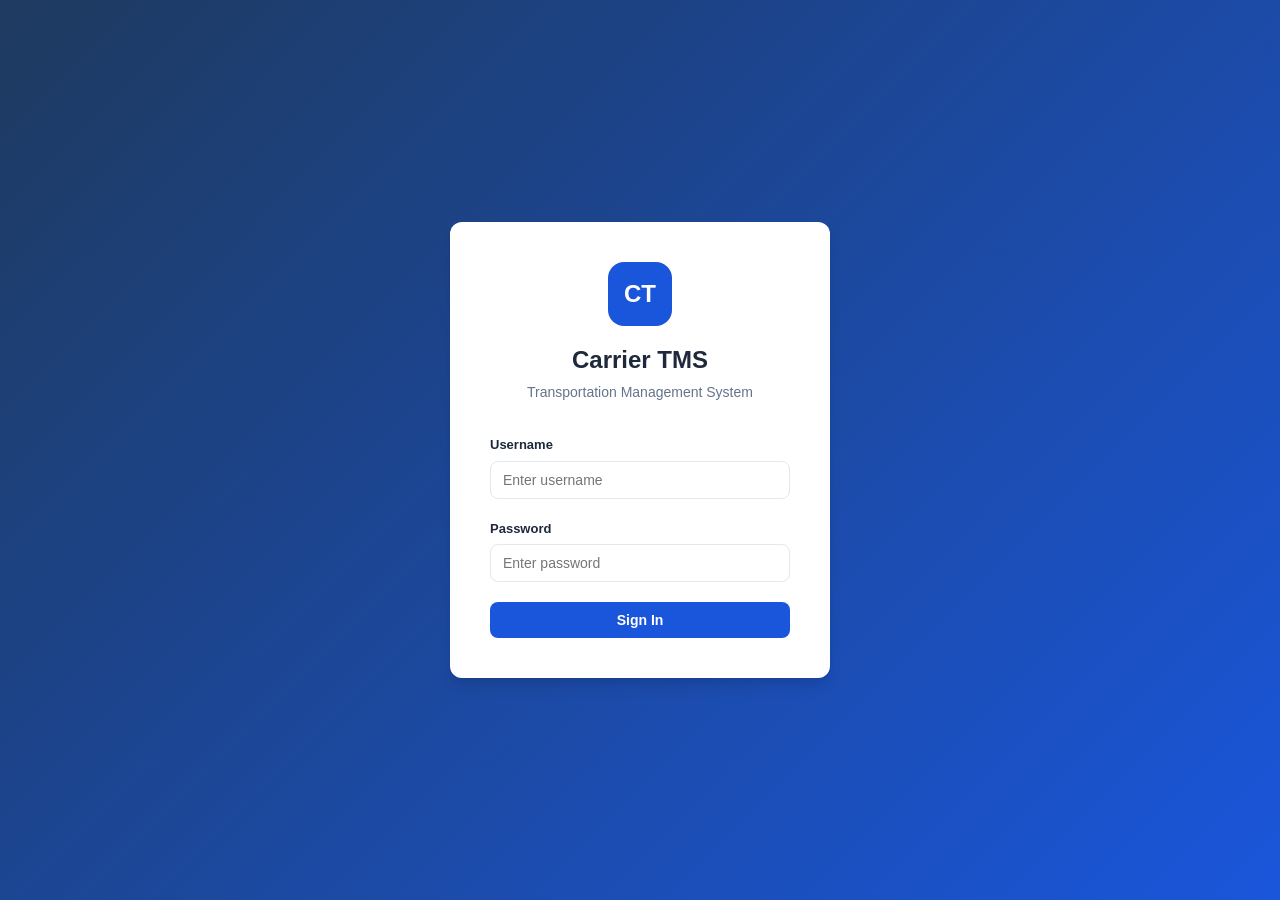
<file: index.html>
<!DOCTYPE html>
<html lang="en">
<head>
    <meta charset="UTF-8">
    <meta name="viewport" content="width=device-width, initial-scale=1.0">
    <title>Carrier TMS - Login</title>
    <link rel="stylesheet" href="css/style.css">
</head>
<body class="login-page">
    <div class="login-container">
        <div class="login-card">
            <div class="login-header">
                <div class="logo">CT</div>
                <h1>Carrier TMS</h1>
                <p>Transportation Management System</p>
            </div>
            <form id="loginForm" class="login-form">
                <div class="form-group">
                    <label for="username">Username</label>
                    <input type="text" id="username" placeholder="Enter username" required>
                </div>
                <div class="form-group">
                    <label for="password">Password</label>
                    <input type="password" id="password" placeholder="Enter password" required>
                </div>
                <button type="submit" class="btn btn-primary btn-full">Sign In</button>
                <p id="loginError" class="login-error" style="display:none;"></p>
            </form>
        </div>
    </div>
    <script src="js/auth.js"></script>
</body>
</html>
</file>
<file: css/style.css>
/* ===== CSS Reset & Base ===== */
*, *::before, *::after {
    margin: 0;
    padding: 0;
    box-sizing: border-box;
}

:root {
    --primary: #1a56db;
    --primary-dark: #1e40af;
    --primary-light: #dbeafe;
    --bg: #f1f5f9;
    --bg-white: #ffffff;
    --text: #1e293b;
    --text-light: #64748b;
    --border: #e2e8f0;
    --success: #059669;
    --danger: #dc2626;
    --warning: #d97706;
    --sidebar-width: 240px;
    --navbar-height: 56px;
    --radius: 8px;
    --shadow: 0 1px 3px rgba(0,0,0,0.1), 0 1px 2px rgba(0,0,0,0.06);
    --shadow-lg: 0 10px 15px -3px rgba(0,0,0,0.1), 0 4px 6px -2px rgba(0,0,0,0.05);
}

body {
    font-family: -apple-system, BlinkMacSystemFont, 'Segoe UI', Roboto, Oxygen, Ubuntu, sans-serif;
    background: var(--bg);
    color: var(--text);
    line-height: 1.5;
    font-size: 14px;
}

/* ===== Login Page ===== */
.login-page {
    display: flex;
    align-items: center;
    justify-content: center;
    min-height: 100vh;
    background: linear-gradient(135deg, #1e3a5f 0%, #1a56db 100%);
}

.login-container {
    width: 100%;
    max-width: 420px;
    padding: 20px;
}

.login-card {
    background: var(--bg-white);
    border-radius: 12px;
    padding: 40px;
    box-shadow: var(--shadow-lg);
}

.login-header {
    text-align: center;
    margin-bottom: 32px;
}

.login-header .logo {
    width: 64px;
    height: 64px;
    background: var(--primary);
    color: white;
    border-radius: 16px;
    display: inline-flex;
    align-items: center;
    justify-content: center;
    font-size: 24px;
    font-weight: 800;
    margin-bottom: 16px;
}

.login-header h1 {
    font-size: 24px;
    color: var(--text);
    margin-bottom: 4px;
}

.login-header p {
    color: var(--text-light);
    font-size: 14px;
}

.login-hint {
    text-align: center;
    margin-top: 16px;
    font-size: 12px;
    color: var(--text-light);
}

/* ===== Forms ===== */
.form-group {
    margin-bottom: 20px;
}

.form-group label {
    display: block;
    font-size: 13px;
    font-weight: 600;
    color: var(--text);
    margin-bottom: 6px;
}

.form-group input,
.form-group select {
    width: 100%;
    padding: 10px 12px;
    border: 1px solid var(--border);
    border-radius: var(--radius);
    font-size: 14px;
    transition: border-color 0.2s;
    background: var(--bg-white);
}

.form-group input:focus,
.form-group select:focus {
    outline: none;
    border-color: var(--primary);
    box-shadow: 0 0 0 3px var(--primary-light);
}

/* ===== Buttons ===== */
.btn {
    display: inline-flex;
    align-items: center;
    justify-content: center;
    gap: 6px;
    padding: 10px 20px;
    border: none;
    border-radius: var(--radius);
    font-size: 14px;
    font-weight: 600;
    cursor: pointer;
    transition: all 0.2s;
    text-decoration: none;
}

.btn:disabled {
    opacity: 0.5;
    cursor: not-allowed;
}

.btn-primary {
    background: var(--primary);
    color: white;
}

.btn-primary:hover:not(:disabled) {
    background: var(--primary-dark);
}

.btn-outline {
    background: transparent;
    color: var(--text);
    border: 1px solid var(--border);
}

.btn-outline:hover {
    background: var(--bg);
}

.btn-danger {
    color: var(--danger);
    border-color: var(--danger);
}

.btn-danger:hover {
    background: #fef2f2;
}

.btn-sm {
    padding: 6px 12px;
    font-size: 13px;
}

.btn-full {
    width: 100%;
}

/* ===== Navbar ===== */
.navbar {
    position: fixed;
    top: 0;
    left: 0;
    right: 0;
    height: var(--navbar-height);
    background: var(--bg-white);
    border-bottom: 1px solid var(--border);
    display: flex;
    align-items: center;
    justify-content: space-between;
    padding: 0 20px;
    z-index: 100;
}

.nav-left {
    display: flex;
    align-items: center;
    gap: 12px;
}

.nav-logo {
    width: 36px;
    height: 36px;
    background: var(--primary);
    color: white;
    border-radius: 8px;
    display: flex;
    align-items: center;
    justify-content: center;
    font-size: 14px;
    font-weight: 800;
}

.nav-title {
    font-size: 18px;
    font-weight: 700;
    color: var(--text);
}

.nav-right {
    display: flex;
    align-items: center;
    gap: 12px;
}

.nav-user {
    font-size: 14px;
    color: var(--text-light);
}

.nav-dropdown {
    position: relative;
}

.nav-dropdown-btn {
    display: flex;
    align-items: center;
    gap: 6px;
    background: none;
    border: 1px solid var(--border);
    border-radius: var(--radius);
    padding: 6px 12px;
    cursor: pointer;
    font-size: 14px;
    color: var(--text);
    transition: background 0.15s;
}

.nav-dropdown-btn:hover {
    background: var(--bg);
}

.nav-dropdown-arrow {
    font-size: 10px;
    color: var(--text-light);
}

.nav-dropdown-menu {
    display: none;
    position: absolute;
    top: 100%;
    right: 0;
    margin-top: 4px;
    background: var(--bg-white);
    border: 1px solid var(--border);
    border-radius: var(--radius);
    box-shadow: var(--shadow-lg);
    min-width: 160px;
    z-index: 200;
    overflow: hidden;
}

.nav-dropdown-menu.show {
    display: block;
}

.nav-dropdown-item {
    display: block;
    padding: 10px 16px;
    color: var(--text);
    text-decoration: none;
    font-size: 14px;
    transition: background 0.15s;
}

.nav-dropdown-item:hover {
    background: var(--bg);
}

/* ===== Layout ===== */
.main-container {
    display: flex;
    margin-top: var(--navbar-height);
    min-height: calc(100vh - var(--navbar-height));
}

/* ===== Sidebar ===== */
.sidebar {
    width: var(--sidebar-width);
    background: var(--bg-white);
    border-right: 1px solid var(--border);
    padding: 20px 0;
    position: fixed;
    top: var(--navbar-height);
    left: 0;
    bottom: 0;
    overflow-y: auto;
}

.sidebar-section {
    padding: 0 16px;
    margin-bottom: 24px;
}

.sidebar-section h3 {
    font-size: 11px;
    text-transform: uppercase;
    letter-spacing: 0.05em;
    color: var(--text-light);
    margin-bottom: 8px;
}

.sidebar-nav {
    list-style: none;
}

.sidebar-nav li {
    padding: 10px 12px;
    border-radius: var(--radius);
    cursor: pointer;
    display: flex;
    align-items: center;
    gap: 10px;
    font-size: 14px;
    color: var(--text-light);
    transition: all 0.15s;
    margin-bottom: 2px;
}

.sidebar-nav li:hover {
    background: var(--bg);
    color: var(--text);
}

.sidebar-nav li.active {
    background: var(--primary-light);
    color: var(--primary);
    font-weight: 600;
}

.sidebar-nav li .icon {
    font-size: 16px;
}

.stat-card {
    padding: 12px;
    background: var(--bg);
    border-radius: var(--radius);
    margin-bottom: 8px;
}

.stat-label {
    display: block;
    font-size: 11px;
    color: var(--text-light);
    text-transform: uppercase;
    letter-spacing: 0.03em;
}

.stat-value {
    display: block;
    font-size: 20px;
    font-weight: 700;
    color: var(--text);
    margin-top: 2px;
}

/* ===== Content ===== */
.content {
    margin-left: var(--sidebar-width);
    flex: 1;
    padding: 20px;
    overflow-x: auto;
}

/* ===== Filters Bar ===== */
.filters-bar {
    display: flex;
    flex-wrap: wrap;
    gap: 12px;
    align-items: flex-end;
    background: var(--bg-white);
    padding: 16px;
    border-radius: var(--radius);
    border: 1px solid var(--border);
    margin-bottom: 20px;
}

.filter-group {
    display: flex;
    flex-direction: column;
    gap: 4px;
}

.filter-group label {
    font-size: 11px;
    font-weight: 600;
    color: var(--text-light);
    text-transform: uppercase;
    letter-spacing: 0.03em;
}

.filter-group input,
.filter-group select {
    padding: 8px 10px;
    border: 1px solid var(--border);
    border-radius: 6px;
    font-size: 13px;
    min-width: 150px;
    background: var(--bg-white);
}

.filter-group input:focus,
.filter-group select:focus {
    outline: none;
    border-color: var(--primary);
    box-shadow: 0 0 0 2px var(--primary-light);
}

.filter-actions {
    display: flex;
    gap: 8px;
    align-items: flex-end;
}

/* ===== Load Report Header ===== */
.load-report-header {
    background: #fff;
    border: 1px solid var(--border);
    border-radius: 8px;
    padding: 16px 24px;
    margin-bottom: 18px;
    display: flex;
    justify-content: space-between;
    align-items: flex-start;
    gap: 24px;
}
.load-header-left {
    display: flex;
    align-items: center;
    gap: 16px;
}
.load-header-logo {
    width: 60px;
    height: 60px;
    object-fit: contain;
}
.load-header-company h3 {
    font-size: 16px;
    font-weight: 700;
    margin-bottom: 2px;
}
.load-header-company p {
    font-size: 12px;
    color: var(--text-light);
    margin: 0;
    line-height: 1.5;
}
.load-header-right {
    text-align: right;
    font-size: 13px;
}
.load-header-right p {
    margin: 2px 0;
}
.load-header-right strong {
    font-weight: 700;
}

/* ===== Earning Report Header ===== */
.earn-report-header {
    background: #fff;
    border: 1px solid var(--border);
    border-radius: 8px;
    padding: 20px 24px;
    margin-bottom: 0;
    display: flex;
    justify-content: space-between;
    align-items: flex-start;
    gap: 24px;
}
.earn-header-left {
    display: flex;
    align-items: center;
    gap: 16px;
}
.earn-header-logo {
    width: 60px;
    height: 60px;
    object-fit: contain;
}
.earn-header-company h3 {
    font-size: 16px;
    font-weight: 700;
    margin-bottom: 2px;
}
.earn-header-company p {
    font-size: 12px;
    color: var(--text-light);
    margin: 0;
    line-height: 1.5;
}
.earn-header-right {
    text-align: right;
    font-size: 13px;
}
.earn-header-right p {
    margin: 2px 0;
}
.earn-driver-name {
    font-size: 15px;
    font-weight: 600;
}
.earn-total-highlight {
    color: #22c55e;
    font-size: 15px;
    font-weight: 700;
}
.earn-weekly-summary {
    margin: 16px 0;
    display: flex;
    justify-content: flex-end;
}
.earn-summary-table {
    border-collapse: collapse;
    min-width: 280px;
}
.earn-summary-table td {
    padding: 4px 12px;
    font-size: 13px;
}
.earn-summary-heading {
    font-weight: 700;
    font-size: 14px;
    padding-bottom: 6px;
}
.earn-summary-total td {
    border-top: 2px solid var(--border);
    color: #22c55e;
}
.earn-report-footer {
    margin-top: 30px;
    padding: 16px 24px;
    background: #f9fafb;
    border: 1px solid var(--border);
    border-radius: 8px;
    font-size: 12px;
    color: var(--text-light);
}
.earn-report-footer p {
    margin: 2px 0;
}

/* ===== Transaction Report Header ===== */
.txn-report-header {
    background: #fff;
    border: 1px solid var(--border);
    border-radius: 8px;
    padding: 16px 24px 14px;
    margin-bottom: 18px;
}
.txn-report-date-line {
    text-align: right;
    font-size: 13px;
    color: var(--text-light);
    margin-bottom: 2px;
}
.txn-report-title {
    text-align: center;
    font-size: 22px;
    font-weight: 700;
    margin-bottom: 14px;
}
.txn-report-meta {
    border-top: 1px solid var(--border);
    padding-top: 10px;
}
.txn-meta-row {
    display: flex;
    flex-wrap: wrap;
    gap: 8px 32px;
    font-size: 13px;
    margin-bottom: 4px;
}
.txn-meta-row strong {
    font-weight: 700;
}
.txn-meta-right {
    margin-left: auto;
}

/* ===== Content Header ===== */
.content-header {
    display: flex;
    align-items: center;
    justify-content: space-between;
    margin-bottom: 16px;
}

.content-header h2 {
    font-size: 20px;
    font-weight: 700;
}

.content-header h3 {
    font-size: 16px;
    font-weight: 600;
}

.content-actions {
    display: flex;
    gap: 8px;
}

/* ===== Tables ===== */
.table-wrapper {
    background: var(--bg-white);
    border-radius: var(--radius);
    border: 1px solid var(--border);
    overflow-x: auto;
    margin-bottom: 20px;
}

.data-table {
    width: 100%;
    border-collapse: collapse;
    font-size: 13px;
}

.data-table thead th {
    background: #f8fafc;
    padding: 10px 12px;
    text-align: left;
    font-weight: 600;
    color: var(--text-light);
    font-size: 12px;
    text-transform: uppercase;
    letter-spacing: 0.03em;
    border-bottom: 2px solid var(--border);
    white-space: nowrap;
    position: sticky;
    top: 0;
}

.data-table tbody td {
    padding: 8px 12px;
    border-bottom: 1px solid var(--border);
    white-space: nowrap;
}

.data-table tbody tr:hover {
    background: #f8fafc;
}

.data-table tbody tr:last-child td {
    border-bottom: none;
}

.data-table tfoot td {
    padding: 10px 12px;
    border-top: 2px solid var(--border);
    background: #f8fafc;
    font-weight: 600;
}

.text-right {
    text-align: right;
}

.amount-cell {
    text-align: right;
    font-variant-numeric: tabular-nums;
}

.highlight-row {
    background: #fffbeb !important;
}

.missing-miles {
    color: var(--danger);
    font-weight: 600;
}

/* ===== Tab Content ===== */
.tab-content {
    display: none;
}

.tab-content.active {
    display: block;
}

/* ===== Report Cards ===== */
.report-summary {
    display: grid;
    grid-template-columns: repeat(auto-fill, minmax(180px, 1fr));
    gap: 12px;
    margin-bottom: 24px;
}

.report-card {
    background: var(--bg-white);
    border: 1px solid var(--border);
    border-radius: var(--radius);
    padding: 16px;
}

.report-card.highlight {
    background: var(--primary-light);
    border-color: var(--primary);
}

.report-card-label {
    display: block;
    font-size: 11px;
    text-transform: uppercase;
    letter-spacing: 0.05em;
    color: var(--text-light);
    margin-bottom: 4px;
}

.report-card-value {
    display: block;
    font-size: 18px;
    font-weight: 700;
    color: var(--text);
}

/* ===== Upload Section ===== */
.upload-section {
    display: grid;
    grid-template-columns: repeat(auto-fill, minmax(320px, 1fr));
    gap: 20px;
    margin-bottom: 20px;
}

.upload-card {
    background: var(--bg-white);
    border: 1px solid var(--border);
    border-radius: var(--radius);
    padding: 24px;
}

.upload-card h3 {
    font-size: 16px;
    margin-bottom: 8px;
}

.upload-card p {
    font-size: 13px;
    color: var(--text-light);
    margin-bottom: 8px;
}

.upload-hint {
    font-size: 11px !important;
    color: #94a3b8 !important;
    line-height: 1.4;
    margin-bottom: 16px !important;
}

.file-input {
    display: none;
}

.file-label {
    display: inline-flex !important;
    margin-bottom: 8px;
    cursor: pointer;
}

.file-name {
    display: block;
    font-size: 12px;
    color: var(--text-light);
    margin-bottom: 12px;
}

/* ===== Stored Files ===== */
.stored-files {
    background: var(--bg-white);
    border: 1px solid var(--border);
    border-radius: var(--radius);
    padding: 16px;
}

.stored-file-item {
    display: flex;
    align-items: center;
    justify-content: space-between;
    padding: 10px 12px;
    border-bottom: 1px solid var(--border);
}

.stored-file-item:last-child {
    border-bottom: none;
}

.stored-file-info {
    display: flex;
    flex-direction: column;
}

.stored-file-name {
    font-weight: 600;
    font-size: 14px;
}

.stored-file-meta {
    font-size: 12px;
    color: var(--text-light);
}

.empty-state {
    text-align: center;
    padding: 40px 20px;
    color: var(--text-light);
    font-size: 14px;
}

/* ===== Toast ===== */
.toast-container {
    position: fixed;
    bottom: 20px;
    right: 20px;
    z-index: 1000;
    display: flex;
    flex-direction: column;
    gap: 8px;
}

.toast {
    padding: 12px 20px;
    background: var(--text);
    color: white;
    border-radius: var(--radius);
    font-size: 14px;
    box-shadow: var(--shadow-lg);
    animation: slideIn 0.3s ease;
    max-width: 360px;
}

.toast.success {
    background: var(--success);
}

.toast.error {
    background: var(--danger);
}

@keyframes slideIn {
    from { transform: translateX(100%); opacity: 0; }
    to { transform: translateX(0); opacity: 1; }
}

/* ===== Featured Upload Card ===== */
.upload-card-featured {
    border: 2px solid var(--primary);
    background: var(--primary-light);
}

/* ===== Modal ===== */
.modal-overlay {
    display: none;
    position: fixed;
    top: 0;
    left: 0;
    right: 0;
    bottom: 0;
    background: rgba(0,0,0,0.5);
    z-index: 200;
    align-items: center;
    justify-content: center;
}

.modal-overlay.active {
    display: flex;
}

.modal {
    background: var(--bg-white);
    border-radius: var(--radius);
    box-shadow: var(--shadow-lg);
    width: 90%;
    max-width: 600px;
    max-height: 80vh;
    display: flex;
    flex-direction: column;
}

.modal-header {
    display: flex;
    align-items: center;
    justify-content: space-between;
    padding: 16px 20px;
    border-bottom: 1px solid var(--border);
}

.modal-header h3 {
    font-size: 16px;
    font-weight: 700;
}

.modal-close {
    background: none;
    border: none;
    font-size: 24px;
    cursor: pointer;
    color: var(--text-light);
    line-height: 1;
}

.modal-close:hover {
    color: var(--text);
}

.modal-body {
    padding: 20px;
    overflow-y: auto;
    flex: 1;
}

.modal-body .form-group {
    margin-bottom: 14px;
}

.modal-body .form-group label {
    display: block;
    font-size: 12px;
    font-weight: 600;
    color: var(--text);
    margin-bottom: 4px;
}

.modal-body .form-group input,
.modal-body .form-group select {
    width: 100%;
    padding: 8px 10px;
    border: 1px solid var(--border);
    border-radius: 6px;
    font-size: 13px;
}

.modal-body .form-row {
    display: grid;
    grid-template-columns: 1fr 1fr;
    gap: 12px;
}

.modal-footer {
    display: flex;
    justify-content: flex-end;
    gap: 8px;
    padding: 16px 20px;
    border-top: 1px solid var(--border);
}

/* ===== Action Buttons in Tables ===== */
.btn-delete, .btn-edit {
    background: none;
    padding: 3px 8px;
    border-radius: 4px;
    font-size: 11px;
    cursor: pointer;
    white-space: nowrap;
}

.btn-delete {
    border: 1px solid var(--danger);
    color: var(--danger);
}

.btn-delete:hover {
    background: #fef2f2;
}

.btn-edit {
    border: 1px solid var(--primary);
    color: var(--primary);
    margin-right: 4px;
}

.btn-edit:hover {
    background: #eff6ff;
}

.btn-pdf {
    background: #dc2626;
    color: #fff;
    border: 1px solid #dc2626;
}

.btn-pdf:hover {
    background: #b91c1c;
}

.btn-success {
    background: #059669;
    color: #fff;
    border: 1px solid #059669;
}

.btn-success:hover {
    background: #047857;
}

.actions-cell {
    white-space: nowrap;
}

/* ===== Login Error ===== */
.login-error {
    text-align: center;
    margin-top: 12px;
    font-size: 13px;
    color: var(--danger);
    font-weight: 500;
}

/* ===== Settings ===== */
.settings-card {
    background: var(--bg-white);
    border: 1px solid var(--border);
    border-radius: var(--radius);
    padding: 24px;
    margin-bottom: 20px;
}

.settings-card h3 {
    font-size: 16px;
    font-weight: 700;
    margin-bottom: 4px;
}

.settings-desc {
    font-size: 13px;
    color: var(--text-light);
    margin-bottom: 4px;
}

.settings-card-header {
    display: flex;
    align-items: center;
    justify-content: space-between;
    gap: 20px;
}

/* Toggle Switch */
.toggle-switch {
    position: relative;
    display: inline-block;
    width: 52px;
    height: 28px;
    flex-shrink: 0;
}

.toggle-switch input {
    opacity: 0;
    width: 0;
    height: 0;
}

.toggle-slider {
    position: absolute;
    cursor: pointer;
    top: 0;
    left: 0;
    right: 0;
    bottom: 0;
    background: #cbd5e1;
    border-radius: 28px;
    transition: 0.3s;
}

.toggle-slider::before {
    content: "";
    position: absolute;
    width: 22px;
    height: 22px;
    left: 3px;
    bottom: 3px;
    background: white;
    border-radius: 50%;
    transition: 0.3s;
}

.toggle-switch input:checked + .toggle-slider {
    background: var(--danger);
}

.toggle-switch input:checked + .toggle-slider::before {
    transform: translateX(24px);
}

.audit-status {
    margin-top: 10px;
    font-size: 13px;
    font-weight: 600;
}

.audit-status.active {
    color: var(--danger);
}

.audit-status.inactive {
    color: var(--success);
}

/* Audit Mode: hide all modifiable elements */
body.audit-mode .audit-hide {
    display: none !important;
}

body.audit-mode .btn-edit,
body.audit-mode .btn-delete {
    display: none !important;
}

/* Hide Actions column in fuel, loads, and trip tables */
body.audit-mode #fuelTable th:last-child,
body.audit-mode #fuelTable td:last-child,
body.audit-mode #fuelTable tfoot td:last-child,
body.audit-mode #loadsTable th:last-child,
body.audit-mode #loadsTable td:last-child,
body.audit-mode #tripTable th:last-child,
body.audit-mode #tripTable td:last-child,
body.audit-mode #tripTable tfoot td:last-child {
    display: none !important;
}

/* Hide InvoiceID, Load #, Broker (first 3 columns) in Loads table during audit mode */
body.audit-mode #loadsTable th:nth-child(1),
body.audit-mode #loadsTable td:nth-child(1),
body.audit-mode #loadsTable th:nth-child(2),
body.audit-mode #loadsTable td:nth-child(2),
body.audit-mode #loadsTable th:nth-child(3),
body.audit-mode #loadsTable td:nth-child(3) {
    display: none !important;
}

/* Hide odometer columns (Start Odo, End Odo) in report during audit mode */
body.audit-mode .odo-col {
    display: none !important;
}

.settings-input {
    width: 100%;
    padding: 6px 8px;
    border: 1px solid var(--border);
    border-radius: 4px;
    font-size: 13px;
}

.settings-input:focus {
    outline: none;
    border-color: var(--primary);
}

/* ===== Responsive ===== */
@media (max-width: 768px) {
    .sidebar {
        display: none;
    }
    .content {
        margin-left: 0;
    }
    .filters-bar {
        flex-direction: column;
    }
    .filter-group input,
    .filter-group select {
        min-width: 100%;
    }
    .upload-section {
        grid-template-columns: 1fr;
    }
    .report-summary {
        grid-template-columns: repeat(2, 1fr);
    }
}
</file>
